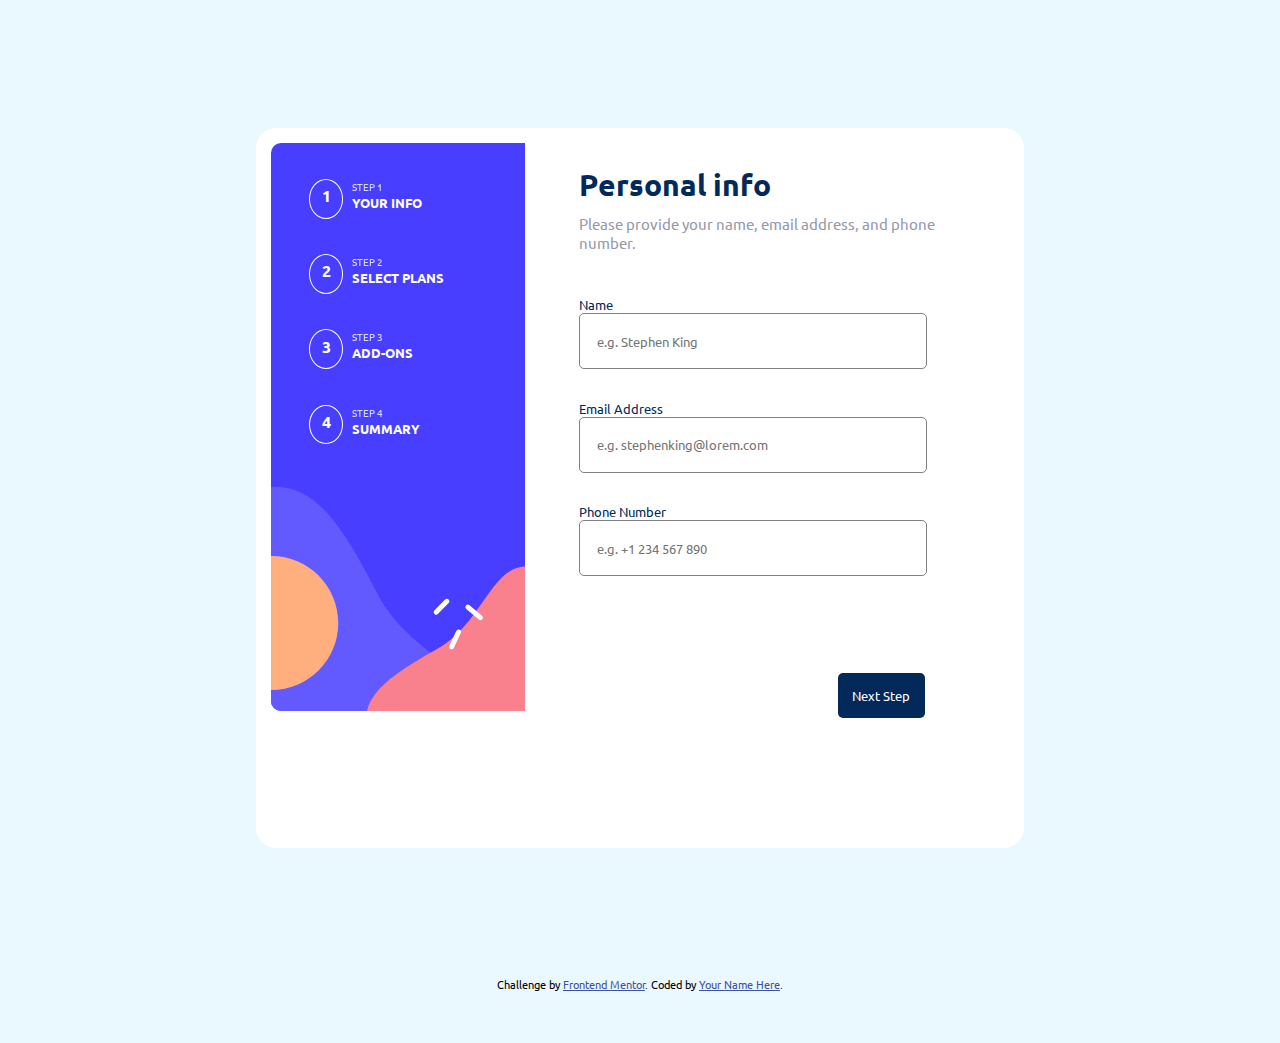
<file: index.html>
<!DOCTYPE html>
<html lang="en">

<head>
  <meta charset="UTF-8">
  <meta name="viewport" content="width=device-width, initial-scale=1.0">
  <!-- displays site properly based on user's device -->

  <link rel="icon" type="image/png" sizes="32x32" href="./assets/images/favicon-32x32.png">
  <link rel="preconnect" href="https://fonts.googleapis.com">
  <link rel="preconnect" href="https://fonts.gstatic.com" crossorigin>
  <link href="https://fonts.googleapis.com/css2?family=Ubuntu:wght@300;400;500;700&display=swap" rel="stylesheet">
  <link rel="stylesheet" href="assets/css/style.css">

  <title>Frontend Mentor | Multi-step form</title>

  <!-- Feel free to remove these styles or customise in your own stylesheet 👍 -->
  <style>
    .attribution {
      font-size: 11px;
      text-align: center;
    }

    .attribution a {
      color: hsl(228, 45%, 44%);
    }
  </style>
</head>

<body>
  <div class="container">
    <!-- Sidebar start -->

    <aside>

      <div class="aside-image">
        <div class="steps-container">
          <div class="steps">
            <div class="number">
              <h4>1</h4>
            </div>
            <div class="number-content">
              <p> STEP 1</p>
              <h4>YOUR INFO</h4>
            </div>
          </div>
          <div class="steps">
            <div class="number">
              <h4>2</h4>
            </div>
            <div class="number-content">
              <p> STEP 2</p>
              <h4>SELECT PLANS</h4>
            </div>
          </div>
          <div class="steps">
            <div class="number">
              <h4>3</h4>
            </div>
            <div class="number-content">
              <p> STEP 3</p>
              <h4>ADD-ONS</h4>
            </div>
          </div>
          <div class="steps">
            <div class="number">
              <h4>4</h4>
            </div>
            <div class="number-content">
              <p> STEP 4</p>
              <h4>SUMMARY</h4>
            </div>
          </div>
        </div>  
      </div>     
    </aside>

    <!-- Sidebar end -->
    <div class="content">

      <!-- Step 1 start -->
      <h4>Personal info </h4>
      <p> Please provide your name, email address, and phone number.</p>


      <!-- Step 1 end -->
      <form action="select-page.html">

        <!-- Step 2 start -->
        <label for="">Name</label> <br>
        <input type="text" placeholder="e.g. Stephen King"> <br>

        <label for="">Email Address</label> <br>
        <input type="text" placeholder="e.g. stephenking@lorem.com"> <br>

        <label for="">Phone Number</label> <br>
        <input type="text" placeholder="e.g. +1 234 567 890"> <br>

        <button>Next Step</button>






        <!-- Select your plan
    You have the option of monthly or yearly billing.

    Arcade
    $9/mo

    Advanced
    $12/mo

    Pro
    $15/mo

    Monthly
    Yearly

    Go Back
    Next Step -->

        <!-- Step 2 end -->

        <!-- Step 3 start -->

        <!-- Pick add-ons
    Add-ons help enhance your gaming experience.

    Online service
    Access to multiplayer games
    +$1/mo

    Larger storage
    Extra 1TB of cloud save
    +$2/mo

    Customizable Profile
    Custom theme on your profile
    +$2/mo

    Go Back
    Next Step -->

        <!-- Step 3 end -->
      </form>

      <!-- Step 4 start -->

      <!-- Finishing up
    Double-check everything looks OK before confirming. -->

      <!-- Dynamically add subscription and add-on selections here -->
      <!-- 
    Total (per month/year)

    Go Back
    Confirm -->

      <!-- Step 4 end -->

      <!-- Step 5 start -->

      <!-- Thank you!

    Thanks for confirming your subscription! We hope you have fun
    using our platform. If you ever need support, please feel free
    to email us at support@loremgaming.com. -->

    </div>


  </div>



  </div>
  <!-- Step 5 end -->

  <div class="attribution">
    Challenge by <a href="https://www.frontendmentor.io?ref=challenge" target="_blank">Frontend Mentor</a>.
    Coded by <a href="#">Your Name Here</a>.
  </div>
</body>

</html>
</file>
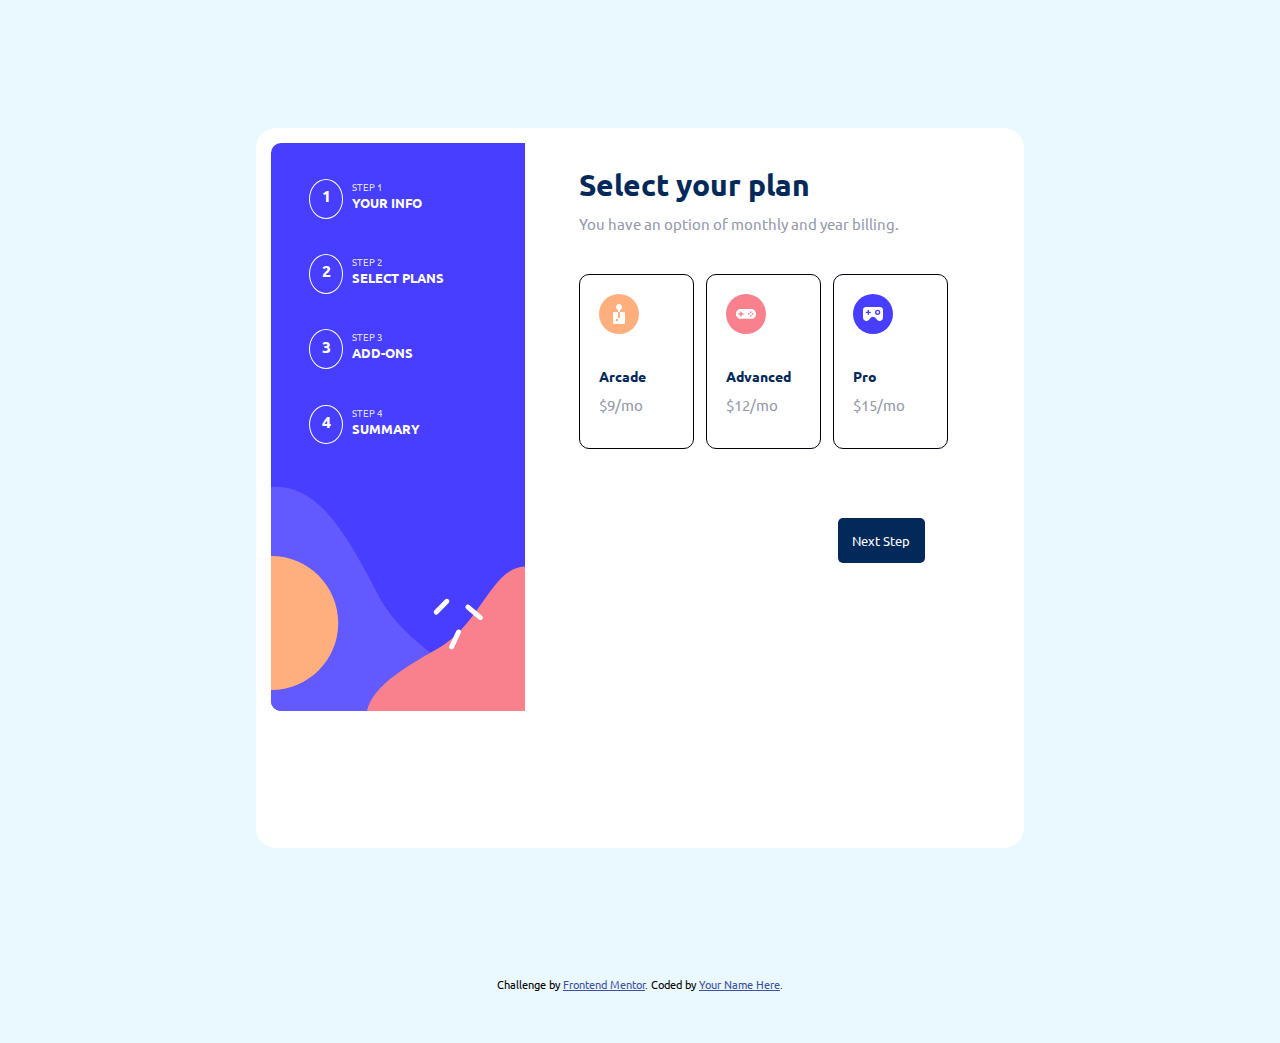
<file: select-page.html>
<!DOCTYPE html>
<html lang="en">

<head>
  <meta charset="UTF-8">
  <meta name="viewport" content="width=device-width, initial-scale=1.0">
  <!-- displays site properly based on user's device -->

  <link rel="icon" type="image/png" sizes="32x32" href="./assets/images/favicon-32x32.png">
  <link rel="preconnect" href="https://fonts.googleapis.com">
  <link rel="preconnect" href="https://fonts.gstatic.com" crossorigin>
  <link href="https://fonts.googleapis.com/css2?family=Ubuntu:wght@300;400;500;700&display=swap" rel="stylesheet">
  <link rel="stylesheet" href="assets/css/style.css">

  <title>Frontend Mentor | Multi-step form</title>

  <!-- Feel free to remove these styles or customise in your own stylesheet 👍 -->
  <style>
    .attribution {
      font-size: 11px;
      text-align: center;
    }

    .attribution a {
      color: hsl(228, 45%, 44%);
    }
  </style>
</head>

<body>
  <div class="container">
    <!-- Sidebar start -->

    <aside>

      <div class="aside-image">
        <div class="steps-container">
          <div class="steps">
            <div class="number">
              <h4>1</h4>
            </div>
            <div class="number-content">
              <p> STEP 1</p>
              <h4>YOUR INFO</h4>
            </div>
          </div>
          <div class="steps">
            <div class="number">
              <h4>2</h4>
            </div>
            <div class="number-content">
              <p> STEP 2</p>
              <h4>SELECT PLANS</h4>
            </div>
          </div>
          <div class="steps">
            <div class="number">
              <h4>3</h4>
            </div>
            <div class="number-content">
              <p> STEP 3</p>
              <h4>ADD-ONS</h4>
            </div>
          </div>
          <div class="steps">
            <div class="number">
              <h4>4</h4>
            </div>
            <div class="number-content">
              <p> STEP 4</p>
              <h4>SUMMARY</h4>
            </div>
          </div>
        </div>  
      </div>     
    </aside>

    <!-- Sidebar end -->
    <div class="content">

      <!-- Step 1 start -->
      <h4>Select your plan </h4>
      <p> You have an option of monthly and year billing.</p>


      <!-- Step 1 end -->
      <form action="">

        <!-- Step 2 start -->
      <div class="plan">
        <div class="plan-content">
            <img src="assets/images/icon-arcade.svg" alt="">
            <h4>Arcade</h4>
            <p>$9/mo</p>

        </div>
        <div class="plan-content">
            <img src="assets/images/icon-advanced.svg" alt="">
            <h4>Advanced</h4>
            <p>$12/mo</p>
  
        </div>
        <div class="plan-content">
          <img src="assets/images/icon-pro.svg" alt="">
          <h4>Pro</h4>
            <p>$15/mo</p>
        </div>
      </div>
      <div></div>

        <button>Next Step</button>






        <!-- Select your plan
    You have the option of monthly or yearly billing.

    Arcade
    $9/mo

    Advanced
    $12/mo

    Pro
    $15/mo

    Monthly
    Yearly

    Go Back
    Next Step -->

        <!-- Step 2 end -->

        <!-- Step 3 start -->

        <!-- Pick add-ons
    Add-ons help enhance your gaming experience.

    Online service
    Access to multiplayer games
    +$1/mo

    Larger storage
    Extra 1TB of cloud save
    +$2/mo

    Customizable Profile
    Custom theme on your profile
    +$2/mo

    Go Back
    Next Step -->

        <!-- Step 3 end -->
      </form>

      <!-- Step 4 start -->

      <!-- Finishing up
    Double-check everything looks OK before confirming. -->

      <!-- Dynamically add subscription and add-on selections here -->
      <!-- 
    Total (per month/year)

    Go Back
    Confirm -->

      <!-- Step 4 end -->

      <!-- Step 5 start -->

      <!-- Thank you!

    Thanks for confirming your subscription! We hope you have fun
    using our platform. If you ever need support, please feel free
    to email us at support@loremgaming.com. -->

    </div>


  </div>



  </div>
  <!-- Step 5 end -->

  <div class="attribution">
    Challenge by <a href="https://www.frontendmentor.io?ref=challenge" target="_blank">Frontend Mentor</a>.
    Coded by <a href="#">Your Name Here</a>.
  </div>
</body>

</html>
</file>
<file: assets/css/style.css>
*{
    margin: 0;
    padding: 0;
    font-family: 'Ubuntu', sans-serif;
}
body{
    background-color: rgb(234, 248, 255);
    
}
.container{
    background-color: #ffff;
    width: 60%;
    margin: 10% auto;
    border-radius: 20px;
    height: 80vh;
    display: flex;

}
aside{
    padding: 2%;
    width: 50%;
}
.aside-image{
    background-image: url("../images/bg-sidebar-desktop.svg");
    background-repeat: no-repeat;
    height: 100vh;
   

}
.content{
    width: 80%;
    margin: 0 auto;
    padding: 5%;

}
.content h4{
    font-size: 30px;
    color: hsl(213, 96%, 18%);
    margin-bottom: 10px;
}
.content p {
    font-size: 15px;
    color: hsl(231, 11%, 63%);
}
form{
    margin-top: 10%;
    width: 85%;
}
label{
    color: hsl(213, 96%, 18%);
    font-size: 13px;
    font-weight: normal;
}
input{
    width: 100%;
    height:6vh;
    border-radius: 5px;
    border: 0.5px solid gray;
    margin-bottom: 8%;
}
input::placeholder{
   padding-left: 5%;
}
input:active{
    border-color: red;
}
button{
    float: right;
    margin-top: 20%;
    width: 25%;
    height: 5vh;
    border-radius: 5px;
    color: white;
    background-color: hsl(213, 96%, 18%);
    border: none;
}
button:hover{
    background-color: hsl(206, 90%, 36%);
}
.steps-container{
    width: 70%;
    
    margin: 0 auto;
}
.steps{
    display: flex;
    
}
.steps .number{
    border: 1px solid white;
    padding: 3%;
    width: 12%;
    height: 3vh;
    border-radius: 50%;
    text-align: center;
    color: #ffff;
    margin-top: 20%;
    
}
.number h4{
    text-align: center;
}
 .steps .number-content {
    margin-top: 20%;
    margin-left: 5%;
    width: 60%;
    color: #ffff;
}
.number-content p{
    font-size: 10px;
    opacity: 80%;
}
.number-content h4{
    font-size: 13px;
}
.plan{
    display: flex;
    justify-content: space-between;
    margin: 0 auto;
    width:110%;
}
.plan-content{
    border: 1px solid rgb(2, 2, 15);
    padding: 5%;
    height: 15vh;
    width: 25%;
    border-radius: 10px;
    margin-right: 3%;
 
}
.plan-content:hover{
    background-color: azure;
    border-color: blue;
}
.plan-content h4{
    font-size: 0.9rem;
    margin-top: 40%;
}
</file>
